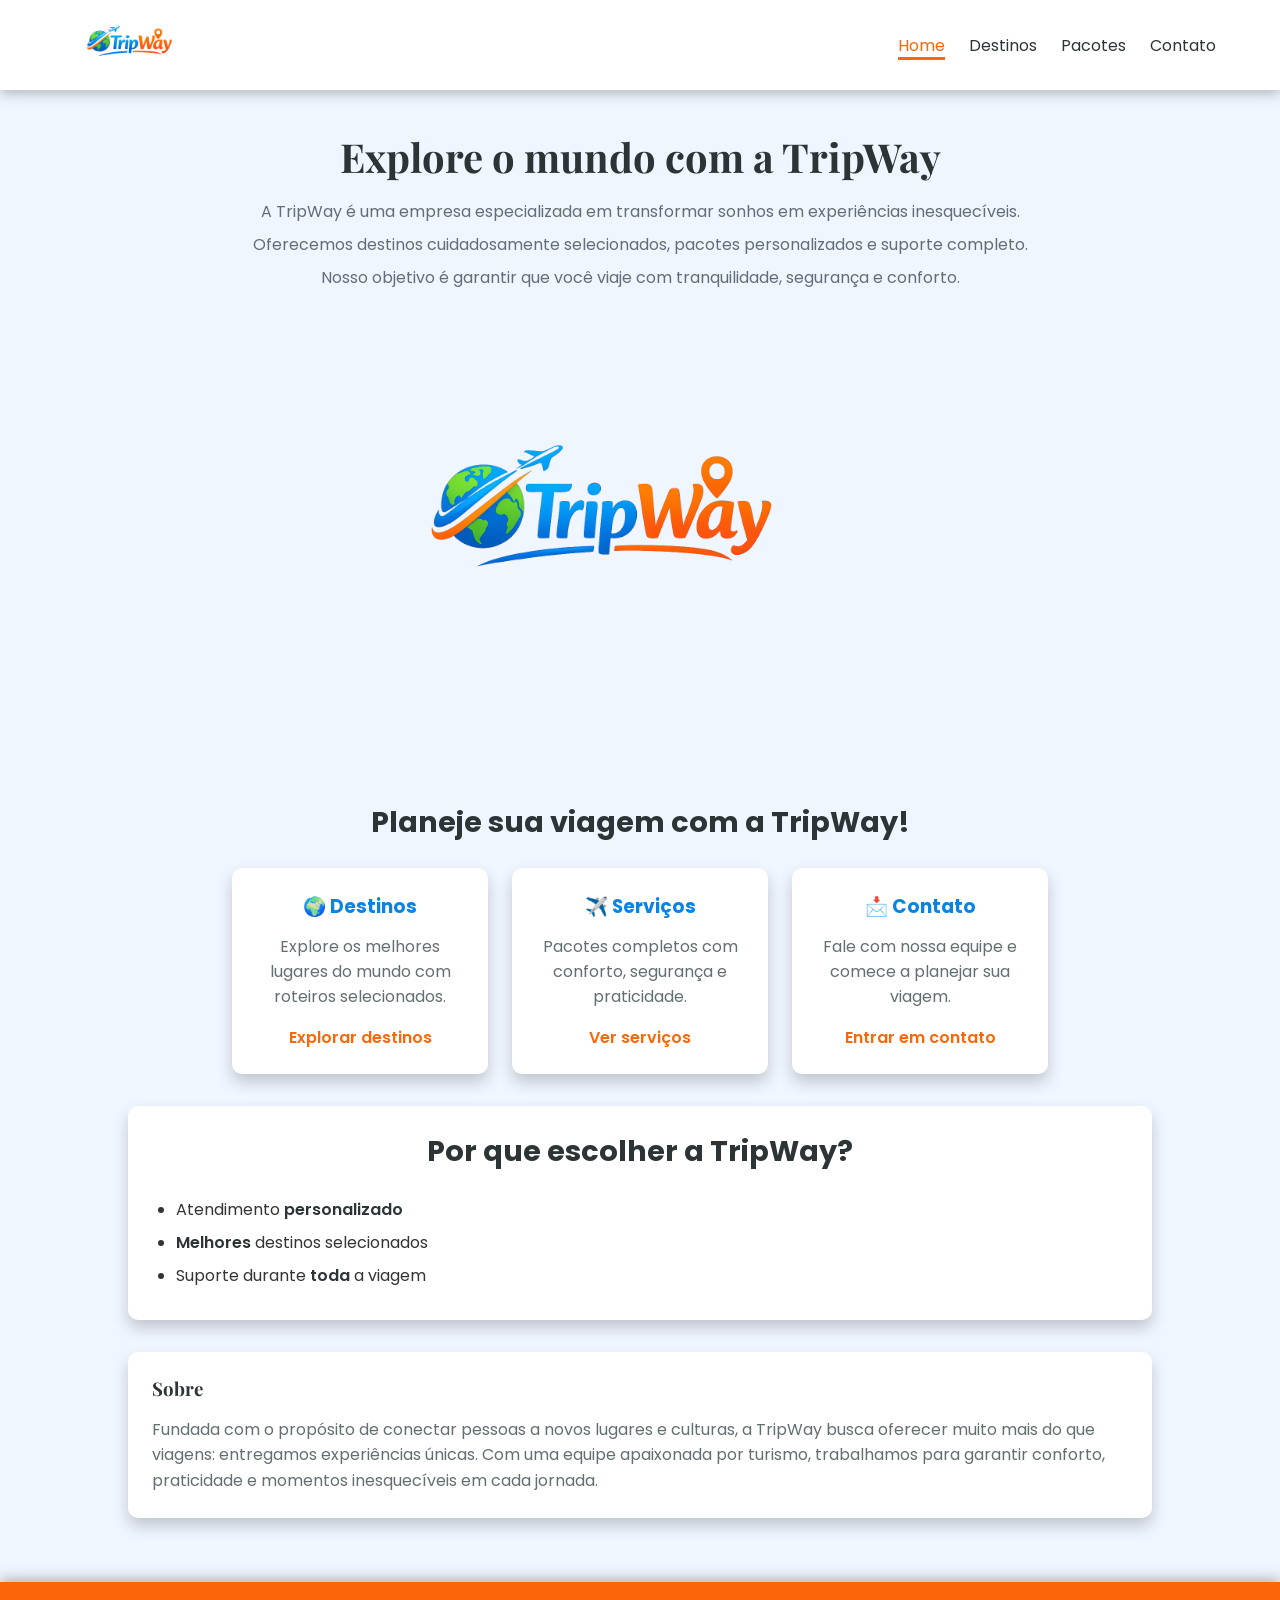
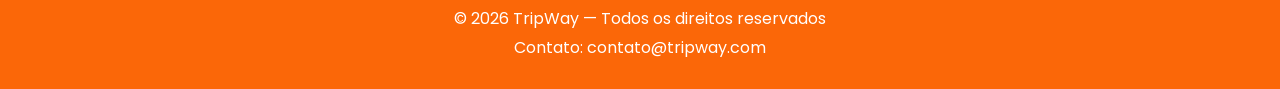
<file: index.html>
<!DOCTYPE html>
<html lang="pt-BR">
<head>
    <meta charset="UTF-8">
    <meta name="viewport" content="width=device-width, initial-scale=1.0">
    <title>TripWay - Home</title>

    <link rel="stylesheet" href="css/home.css">

    <link rel="preconnect" href="https://fonts.googleapis.com">
    <link rel="preconnect" href="https://fonts.gstatic.com" crossorigin>

    <link href="https://fonts.googleapis.com/css2?family=Poppins:wght@300;400;500;600;700&display=swap" rel="stylesheet">

    <link href="https://fonts.googleapis.com/css2?family=Playfair+Display:wght@400;600;700&display=swap" rel="stylesheet">
</head>
<body>


    <nav class="navbar">
        <a href="index.html" class="navbar-logo">
            <img src="images/tripway.png" alt="Logo TripWay">
        </a>

        <ul class="navbar-list">
            <li class="navbar-item">
                <a href="index.html" class="navbar-link active-link">Home</a>
            </li>

            <li class="navbar-item">
                <a href="pages/destinos.html" class="navbar-link">Destinos</a>
            </li>

            <li class="navbar-item">
                <a href="pages/pacotes.html" class="navbar-link">Pacotes</a>
            </li>

            <li class="navbar-item">
                <a href="pages/contato.html" class="navbar-link">Contato</a>
            </li>
        </ul>



    </nav>

    <header class="home-header">
        <h1 class="home-title">Explore o mundo com a TripWay</h1>

        <p class="home-description">A TripWay é uma empresa especializada em transformar sonhos em experiências inesquecíveis.</p>
        <p class="home-description">Oferecemos destinos cuidadosamente selecionados, pacotes personalizados e suporte completo.</p>
        <p class="home-description">Nosso objetivo é garantir que você viaje com tranquilidade, segurança e conforto.</p>

        <img src="images/tripway.png" alt="Logo da TripWay" class="home-logo-image">
    </header>

    <main class="home-main">


        <section class="home-planning-section" >
            <h2 class="home-section-title">Planeje sua viagem com a TripWay!</h2>

            <div class="home-cards-container">

                <div class="home-card">
                    <h3 class="home-card-title">🌍 Destinos</h3>
                    <p class="home-card-text">Explore os melhores lugares do mundo com roteiros selecionados.</p>
                    <a href="pages/destinos.html" class="home-card-link">Explorar destinos</a>
                </div>

                <div class=" home-card">
                    <h3 class="home-card-title">✈️ Serviços</h3>
                    <p class="home-card-text">Pacotes completos com conforto, segurança e praticidade.</p>
                    <a href="pages/pacotes.html" class="home-card-link">Ver serviços</a>
                </div>

                <div class="home-card">
                    <h3 class="home-card-title">📩 Contato</h3>
                    <p class="home-card-text">Fale com nossa equipe e comece a planejar sua viagem.</p>
                    <a href="pages/contato.html" class="home-card-link">Entrar em contato</a>
                </div>

            </div>
        </section>

        
        <section class="home-why-section">
            <h2 class="home-section-title">Por que escolher a TripWay?</h2>

            <ul class="home-why-list">
                <li class="home-why-item">Atendimento <span class="home-highlight">personalizado</span></li>
                <li class="home-why-item"><span class="home-highlight">Melhores</span> destinos selecionados</li>
                <li class="home-why-item">Suporte durante <span class="home-highlight">toda</span> a viagem</li>
            </ul>
        </section>

        <section class="home-about-section">
            <h3 class="home-about-title">Sobre</h3>

            <p class="home-about-text">
                Fundada com o propósito de conectar pessoas a novos lugares e culturas,
                a TripWay busca oferecer muito mais do que viagens: entregamos experiências únicas.
                Com uma equipe apaixonada por turismo, trabalhamos para garantir conforto,
                praticidade e momentos inesquecíveis em cada jornada.
            </p>
        </section>

    </main>

    <footer class="site-footer">
        <p class="footer-text">© 2026 TripWay — Todos os direitos reservados</p>
        <p class="footer-text">Contato: contato@tripway.com</p>
    </footer>

</body>
</html>
</file>
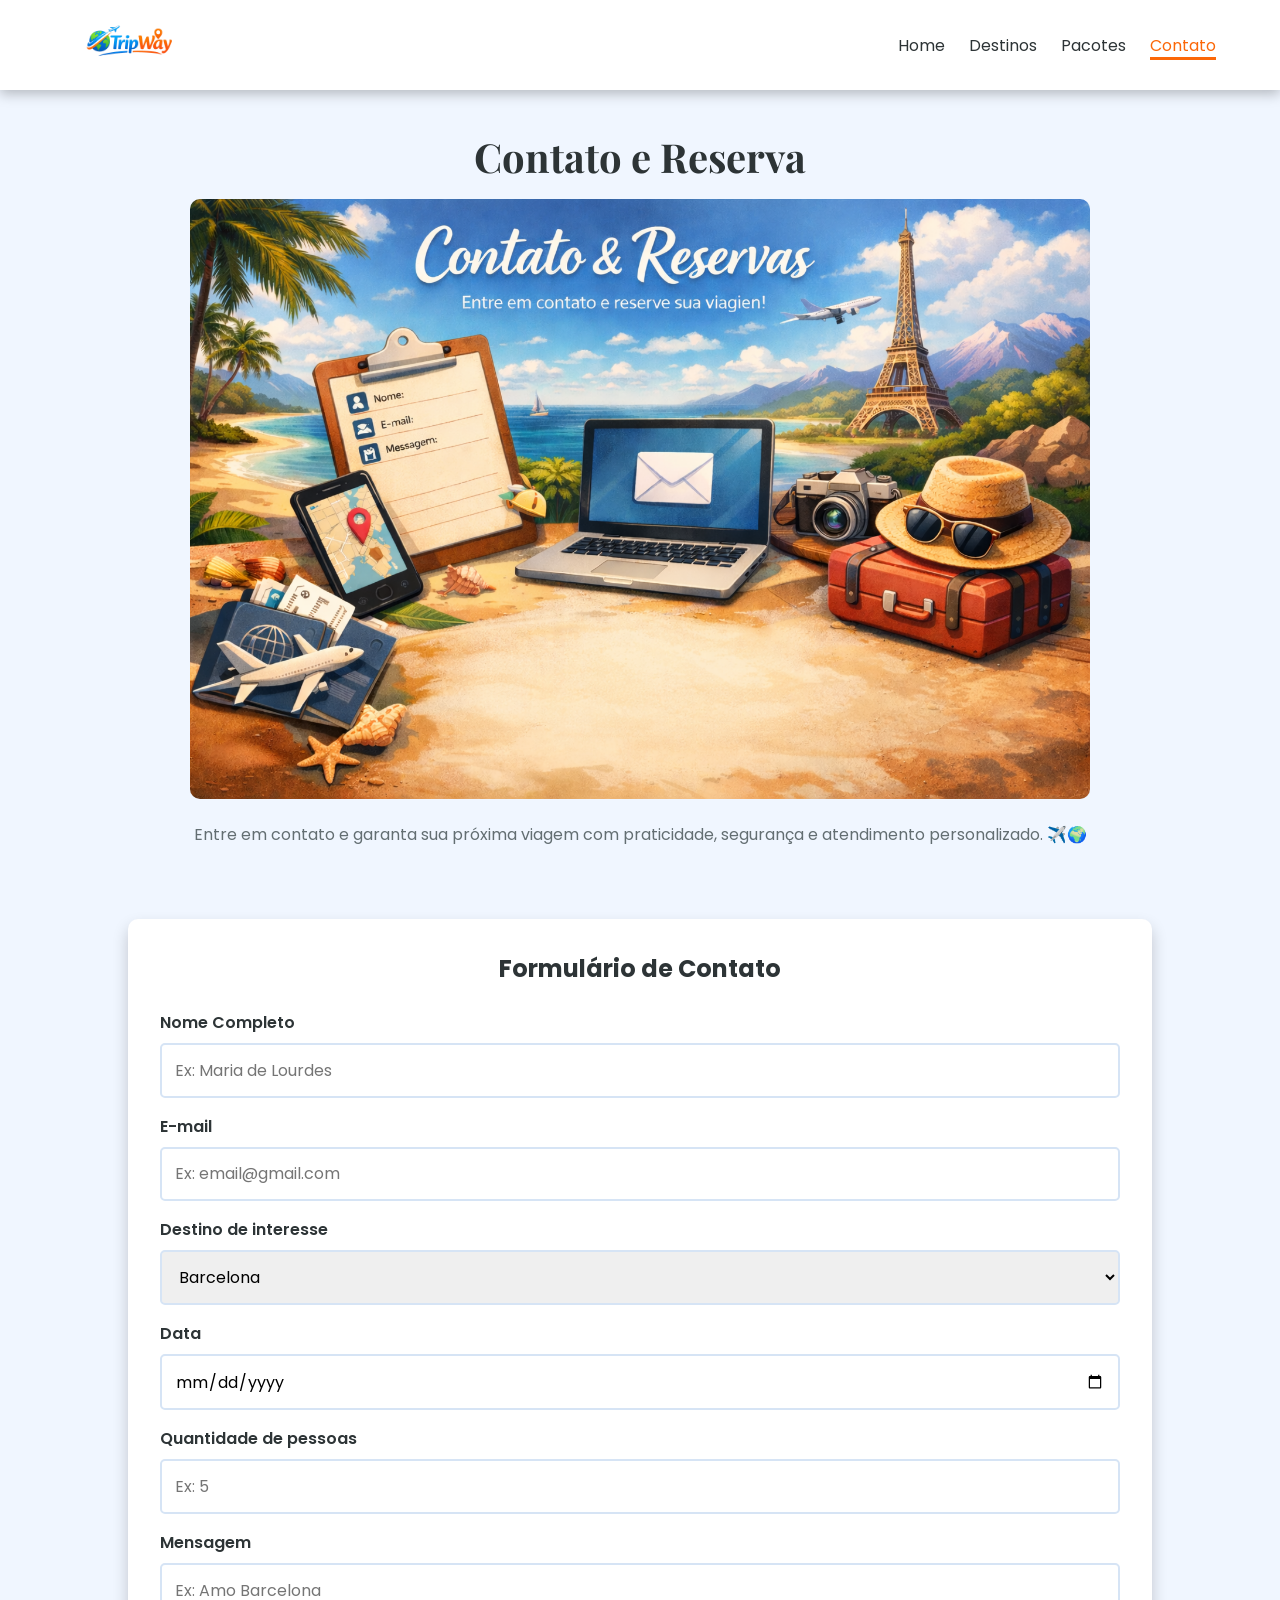
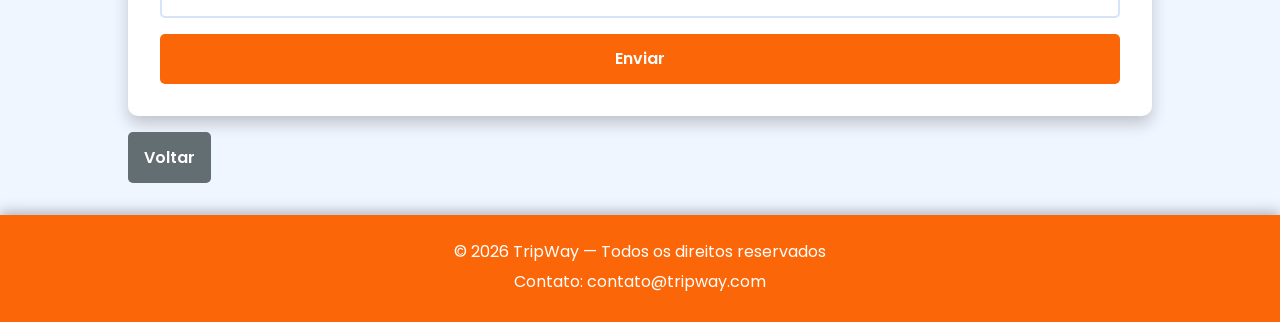
<file: pages/contato.html>
<!DOCTYPE html>
<html lang="pt-BR">
<head>
    <meta charset="UTF-8">
    <meta name="viewport" content="width=device-width, initial-scale=1.0">
    <title>TripWay - Contato</title>

    <link rel="stylesheet" href="../css/contato.css">

    <link rel="preconnect" href="https://fonts.googleapis.com">
    <link rel="preconnect" href="https://fonts.gstatic.com" crossorigin>

    <link href="https://fonts.googleapis.com/css2?family=Poppins:wght@300;400;500;600;700&display=swap" rel="stylesheet">

    <link href="https://fonts.googleapis.com/css2?family=Playfair+Display:wght@400;600;700&display=swap" rel="stylesheet">
</head>
<body>

    <nav class="navbar">
        <a href="../index.html" class="navbar-logo">
            <img src="../images/tripway.png" alt="Logo TripWay">
        </a>

        <ul class="navbar-list">
            <li class="navbar-item">
                <a href="../index.html" class="navbar-link">Home</a>
            </li>

            <li class="navbar-item">
                <a href="destinos.html" class="navbar-link">Destinos</a>
            </li>

            <li class="navbar-item">
                <a href="pacotes.html" class="navbar-link">Pacotes</a>
            </li>

            <li class="navbar-item">
                <a href="contato.html" class="navbar-link active-link">Contato</a>
            </li>
        </ul>
    </nav>

    <header class="contact-header">
        <h1 class="contact-title">Contato e Reserva</h1>

        <img src="../images/reserva.png" alt="Reserva de viagem" class="contact-image">

        <p class="contact-description">
            Entre em contato e garanta sua próxima viagem com praticidade,
            segurança e atendimento personalizado. ✈️🌍
        </p>
    </header>

    <main class="contact-main">

        <section class="contact-form-section">
            <h2 class="contact-form-title">Formulário de Contato</h2>

            <form class="contact-form">

                <div class="contact-form-group">
                    <label for="name" class="contact-label">Nome Completo</label>
                    <input type="text" id="name" class="contact-input" placeholder="Ex: Maria de Lourdes" required>
                </div>

                <div class="contact-form-group">
                    <label for="email" class="contact-label">E-mail</label>
                    <input type="email" id="email" class="contact-input" placeholder="Ex: email@gmail.com" required>
                </div>

                <div class="contact-form-group">
                    <label for="destination" class="contact-label">Destino de interesse</label>

                    <select id="destination" class="contact-select">
                        <option value="barcelona">Barcelona</option>
                        <option value="franca">França</option>
                        <option value="okinawa">Okinawa</option>
                    </select>
                </div>

                <div class="contact-form-group">
                    <label for="date" class="contact-label">Data</label>
                    <input type="date" id="date" class="contact-input" required>
                </div>

                <div class="contact-form-group">
                    <label for="amount" class="contact-label">Quantidade de pessoas</label>
                    <input type="number" id="amount" class="contact-input" placeholder="Ex: 5" required>
                </div>

                <div class="contact-form-group">
                    <label for="message" class="contact-label">Mensagem</label>
                    <input type="text" id="message" class="contact-input" placeholder="Ex: Amo Barcelona" required>
                </div>

                <button type="submit" class="contact-button">Enviar</button>

            </form>
        </section>

        <a href="../index.html" class="back-button">Voltar</a>

    </main>

    <footer class="site-footer">
        <p class="footer-text">© 2026 TripWay — Todos os direitos reservados</p>
        <p class="footer-text">Contato: contato@tripway.com</p>
    </footer>

</body>
</html>
</file>
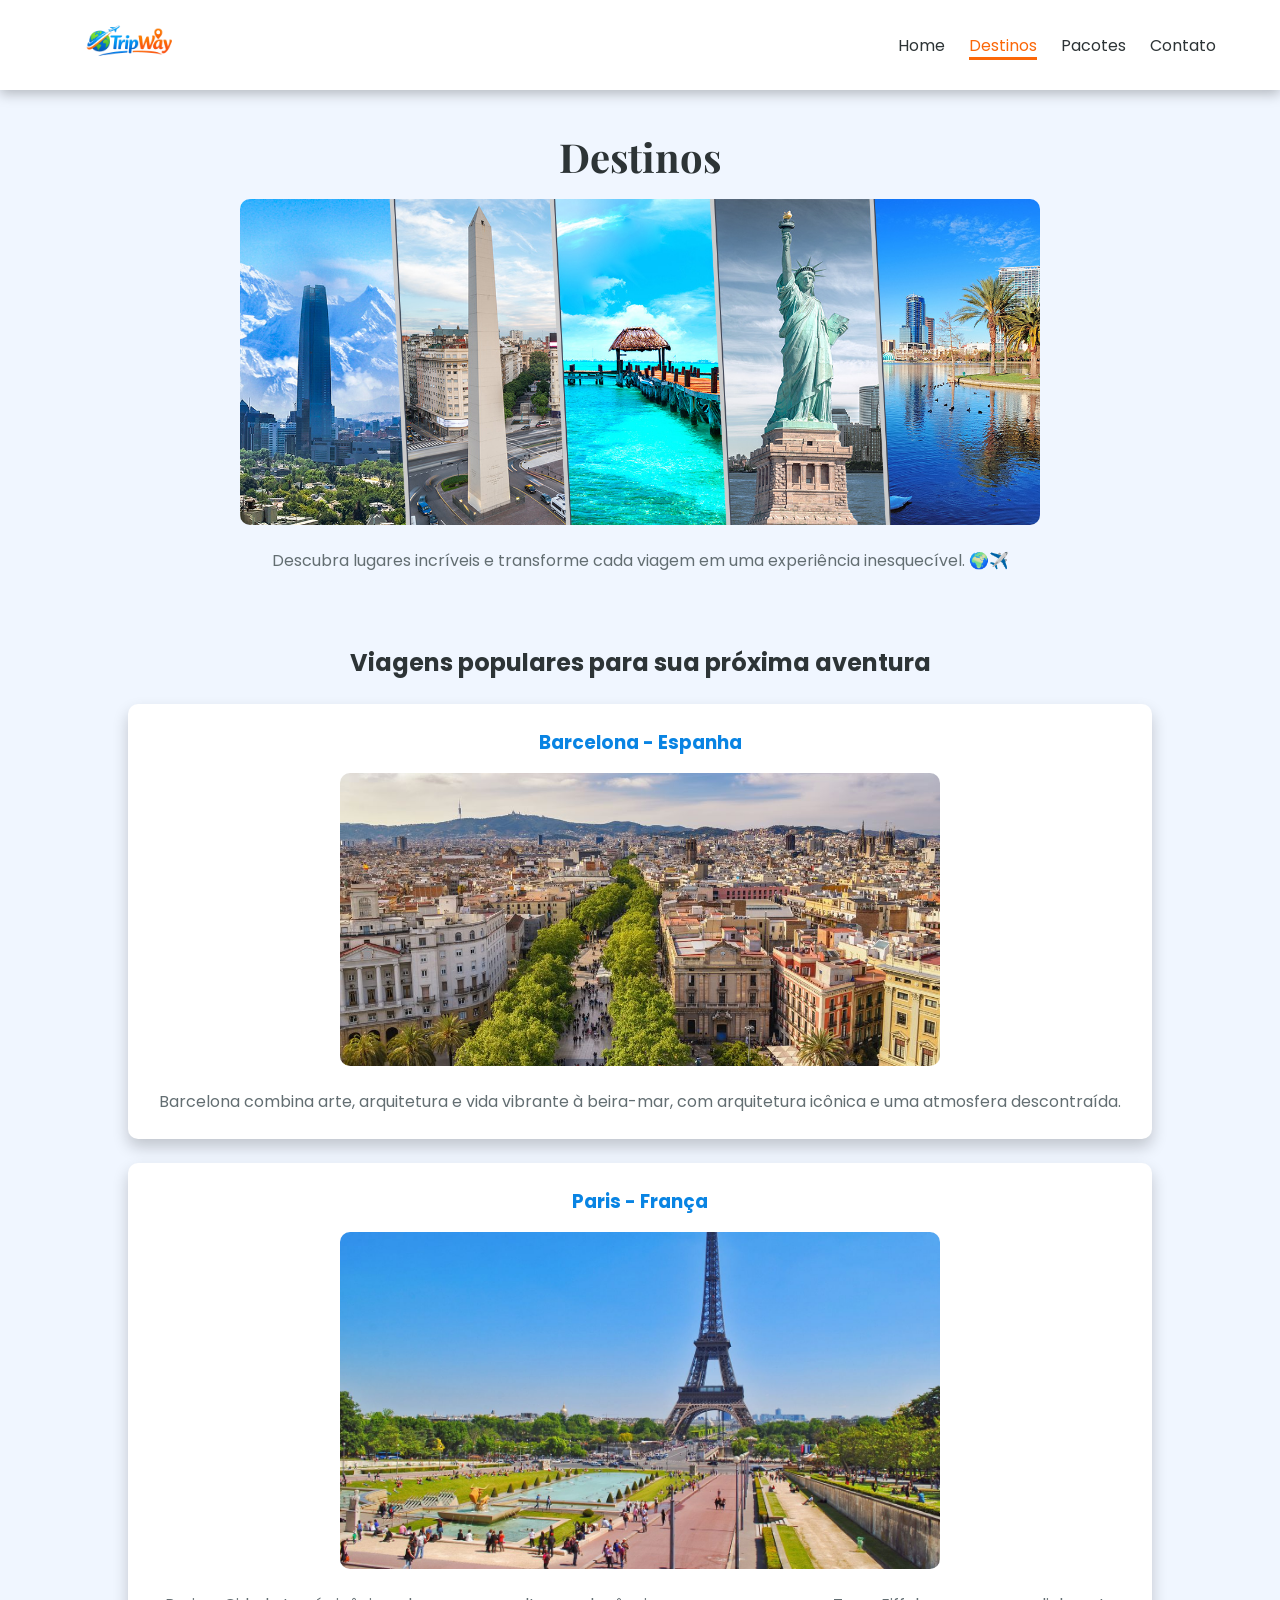
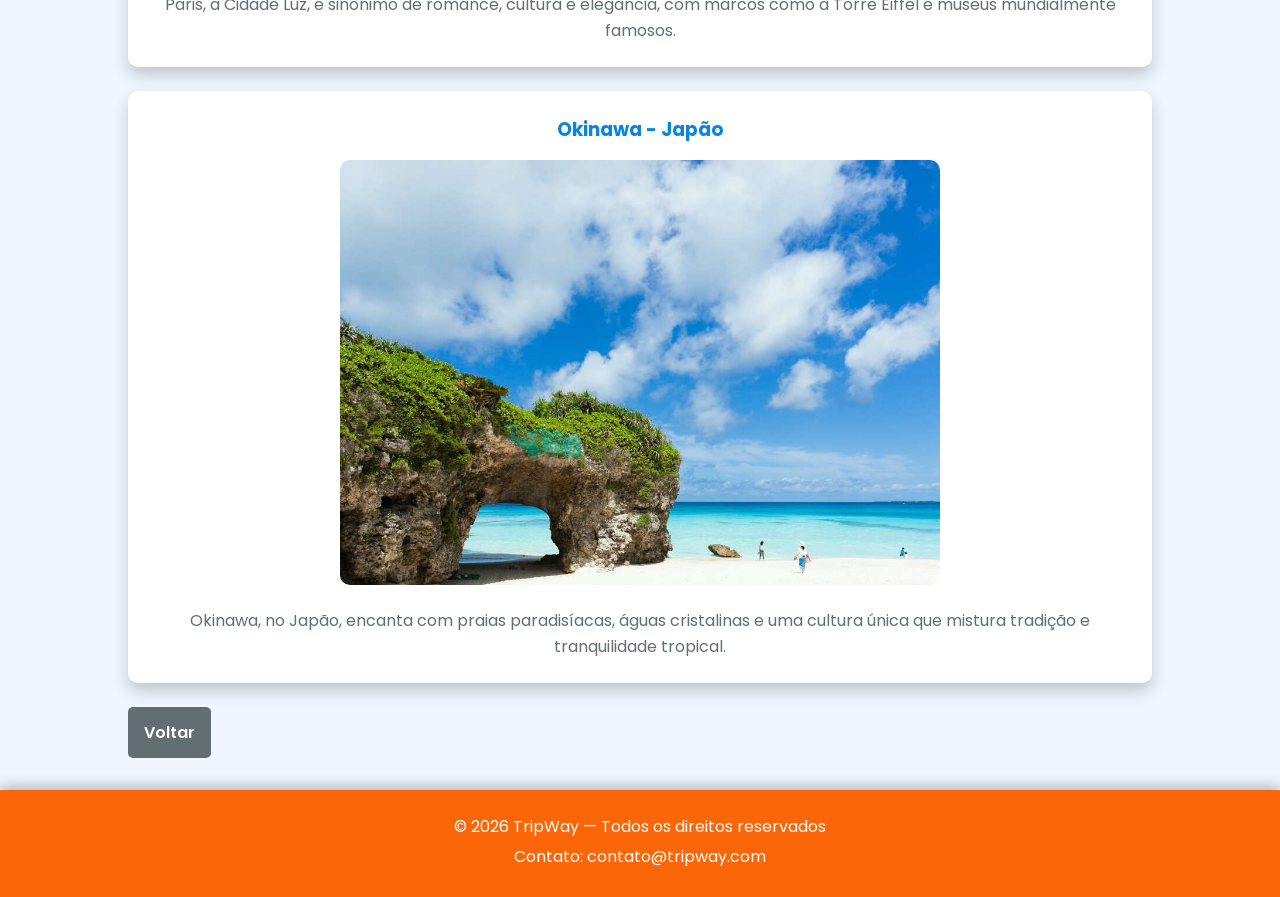
<file: pages/destinos.html>
<!DOCTYPE html>
<html lang="pt-BR">
<head>
    <meta charset="UTF-8">
    <meta name="viewport" content="width=device-width, initial-scale=1.0">
    <title>TripWay - Destinos</title>

    <link rel="stylesheet" href="../css/destinos.css">

    <link rel="preconnect" href="https://fonts.googleapis.com">
    <link rel="preconnect" href="https://fonts.gstatic.com" crossorigin>

    <link href="https://fonts.googleapis.com/css2?family=Poppins:wght@300;400;500;600;700&display=swap" rel="stylesheet">

    <link href="https://fonts.googleapis.com/css2?family=Playfair+Display:wght@400;600;700&display=swap" rel="stylesheet">
</head>
<body>

    <nav class="navbar">
        <a href="../index.html" class="navbar-logo">
            <img src="../images/tripway.png" alt="Logo TripWay">
        </a>

        <ul class="navbar-list">
            <li class="navbar-item">
                <a href="../index.html" class="navbar-link">Home</a>
            </li>

            <li class="navbar-item">
                <a href="destinos.html" class="navbar-link active-link">Destinos</a>
            </li>

            <li class="navbar-item">
                <a href="pacotes.html" class="navbar-link">Pacotes</a>
            </li>

            <li class="navbar-item">
                <a href="contato.html" class="navbar-link">Contato</a>
            </li>
        </ul>
    </nav>

    <header class="destinations-header">
        <h1 class="destinations-title">Destinos</h1>

        <img src="../images/destinos.jpg" alt="Destinos" class="destinations-header-image">

        <p class="destinations-description">
            Descubra lugares incríveis e transforme cada viagem em uma experiência inesquecível.
            🌍✈️
        </p>
    </header>

    <main class="destinations-main">

        <section class="destinations-section">
            <h2 class="destinations-section-title">Viagens populares para sua próxima aventura</h2>

            <div class="destination-card">
                <h3 class="destination-card-title">Barcelona - Espanha</h3>

                <img src="../images/barcelona.jpg" alt="Cidade de Barcelona" class="destination-card-image">

                <p class="destination-card-text">
                    Barcelona combina arte, arquitetura e vida vibrante à beira-mar,
                    com arquitetura icônica e uma atmosfera descontraída.
                </p>
            </div>

            <div class="destination-card">
                <h3 class="destination-card-title">Paris - França</h3>

                <img src="../images/paris.jpg" alt="Cidade de Paris" class="destination-card-image">

                <p class="destination-card-text">
                    Paris, a Cidade Luz, é sinônimo de romance, cultura e elegância,
                    com marcos como a Torre Eiffel e museus mundialmente famosos.
                </p>
            </div>

            <div class="destination-card">
                <h3 class="destination-card-title">Okinawa - Japão</h3>

                <img src="../images/okinawa.jpg" alt="Ilhas de Okinawa" class="destination-card-image">

                <p class="destination-card-text">
                    Okinawa, no Japão, encanta com praias paradisíacas, águas cristalinas
                    e uma cultura única que mistura tradição e tranquilidade tropical.
                </p>
            </div>

        </section>

        <a href="../index.html" class="back-button">Voltar</a>

    </main>

    <footer class="site-footer">
        <p class="footer-text">© 2026 TripWay — Todos os direitos reservados</p>
        <p class="footer-text">Contato: contato@tripway.com</p>
    </footer>

</body>
</html>
</file>
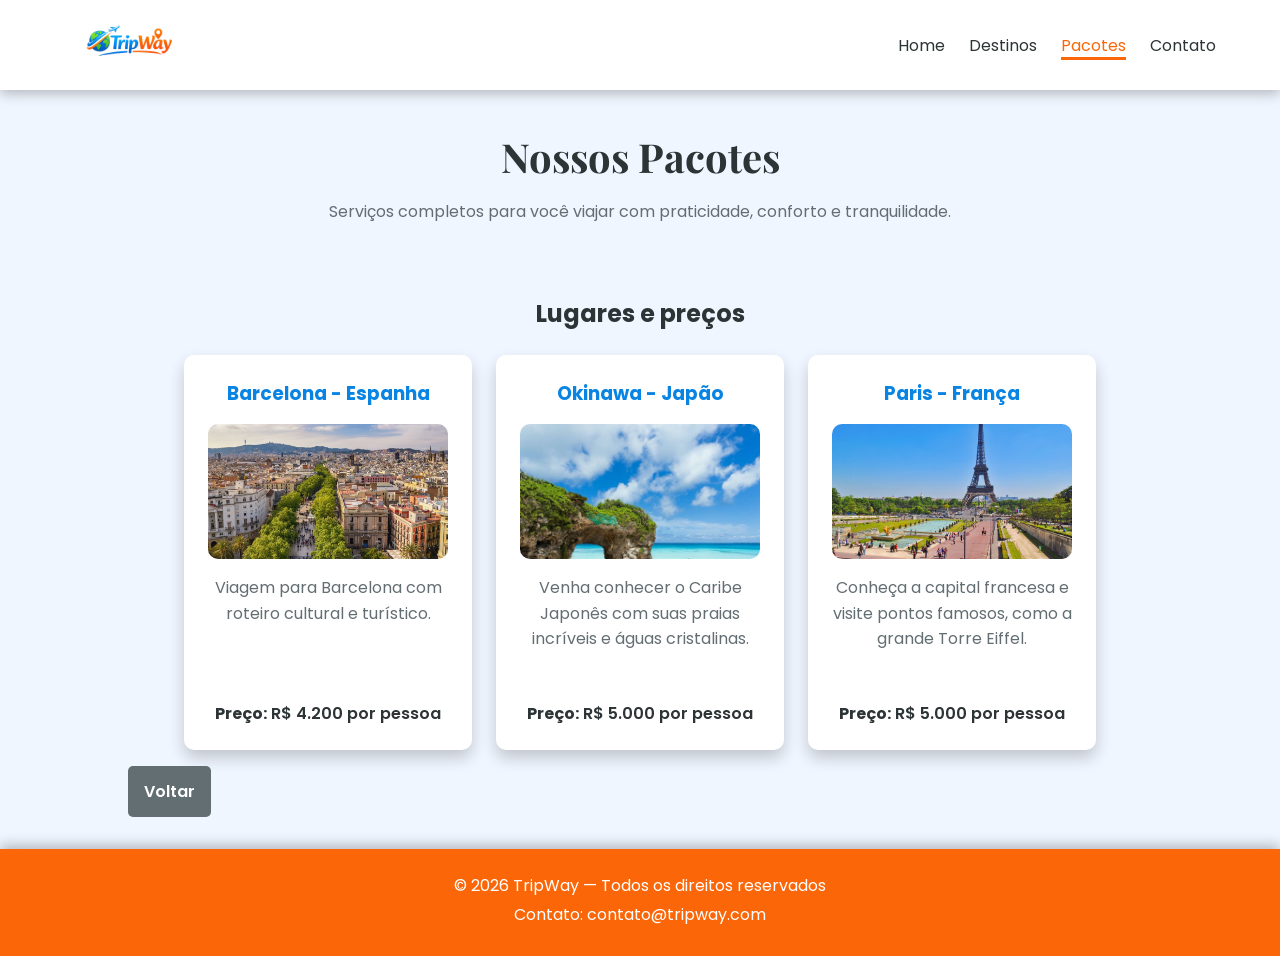
<file: pages/pacotes.html>
<!DOCTYPE html>
<html lang="pt-BR">
<head>
    <meta charset="UTF-8">
    <meta name="viewport" content="width=device-width, initial-scale=1.0">
    <title>TripWay - Pacotes</title>

    <link rel="stylesheet" href="../css/pacotes.css">

    <link rel="preconnect" href="https://fonts.googleapis.com">
    <link rel="preconnect" href="https://fonts.gstatic.com" crossorigin>

    <link href="https://fonts.googleapis.com/css2?family=Poppins:wght@300;400;500;600;700&display=swap" rel="stylesheet">

    <link href="https://fonts.googleapis.com/css2?family=Playfair+Display:wght@400;600;700&display=swap" rel="stylesheet">
</head>
<body>

    <nav class="navbar">
        <a href="../index.html" class="navbar-logo">
            <img src="../images/tripway.png" alt="Logo TripWay">
        </a>

        <ul class="navbar-list">
            <li class="navbar-item">
                <a href="../index.html" class="navbar-link">Home</a>
            </li>

            <li class="navbar-item">
                <a href="destinos.html" class="navbar-link">Destinos</a>
            </li>

            <li class="navbar-item">
                <a href="pacotes.html" class="navbar-link active-link">Pacotes</a>
            </li>

            <li class="navbar-item">
                <a href="contato.html" class="navbar-link">Contato</a>
            </li>
        </ul>
    </nav>

    <header class="packages-header">
        <h1 class="packages-title">Nossos Pacotes</h1>

        <p class="packages-description">
            Serviços completos para você viajar com praticidade, conforto e tranquilidade.
        </p>
    </header>

    <main class="packages-main">

        <section class="packages-section">
            <h2 class="packages-section-title">Lugares e preços</h2>

            <div class="packages-list">

                <article class="package-card">
                    <h3 class="package-card-title">Barcelona - Espanha</h3>

                    <img src="../images/barcelona.jpg" alt="Visite Barcelona" class="package-card-image">

                    <p class="package-card-text">Viagem para Barcelona com roteiro cultural e turístico.</p>

                    <p class="package-card-price">
                        <span class="package-price-label">Preço:</span> R$ 4.200 por pessoa
                    </p>
                </article>

                <article class="package-card">
                    <h3 class="package-card-title">Okinawa - Japão</h3>

                    <img src="../images/okinawa.jpg" alt="Praias de Okinawa" class="package-card-image">

                    <p class="package-card-text">
                        Venha conhecer o Caribe Japonês com suas praias incríveis
                        e águas cristalinas.
                    </p>

                    <p class="package-card-price">
                        <span class="package-price-label">Preço:</span> R$ 5.000 por pessoa
                    </p>
                </article>

                <article class="package-card">
                    <h3 class="package-card-title">Paris - França</h3>

                    <img src="../images/paris.jpg" alt="Torre Eiffel em Paris" class="package-card-image">

                    <p class="package-card-text">
                        Conheça a capital francesa e visite pontos famosos,
                        como a grande Torre Eiffel.
                    </p>

                    <p class="package-card-price">
                        <span class="package-price-label">Preço:</span> R$ 5.000 por pessoa
                    </p>
                </article>

            </div>
        </section>

        <a href="../index.html" class="back-button">Voltar</a>

    </main>

    <footer class="site-footer">
        <p class="footer-text">© 2026 TripWay — Todos os direitos reservados</p>
        <p class="footer-text">Contato: contato@tripway.com</p>
    </footer>

</body>
</html>
</file>
<file: css/home.css>
:root {
    --primary-color: #0984e3;
    --primary-dark: #0652dd;
    --orange-color: #fb6708;
    --orange-dark: #d95505;
    --secondary-color: #2d3436;
    --background-color: #f0f6ff;
    --card-color: #ffffff;
    --text-color: #333333;
    --muted-color: #636e72;

    --shadow-nav: 0 4px 12px rgba(0, 0, 0, 0.25);
    --shadow-card: 0 8px 16px rgba(0, 0, 0, 0.20);
    --shadow-hover: 0 10px 20px rgba(0, 0, 0, 0.30);
}

* {
    margin: 0;
    padding: 0;
    box-sizing: border-box;
}

body {
    font-family: "Poppins", sans-serif;
    background-color: var(--background-color);
    color: var(--text-color);
}

.navbar {
    display: flex;
    justify-content: space-between;
    align-items: center;

    background-color: var(--card-color);
    padding: 0 5%;
    height: 10vh;
    box-shadow: var(--shadow-nav);
}

.navbar-logo {
    display: flex;
    align-items: center;
    text-decoration: none;
}

.navbar-logo img {
    width: 150px;
    height: auto;
}

.navbar-list {
    display: flex;
    list-style: none;
    gap: 1.5rem;
}

.navbar-link {
    text-decoration: none;
    color: var(--secondary-color);
    font-size: 1rem;
}

.navbar-link:hover {
    color: var(--orange-color);
}

.active-link {
    border-bottom: 3px solid var(--orange-color);
    color: var(--orange-color);
}

.home-header {
    text-align: center;
    padding: 2.5rem 1rem;
}

.home-title {
    font-family: "Playfair Display", serif;
    font-size: 2.5rem;
    color: var(--secondary-color);
    margin-bottom: 1rem;
}

.home-description {
    color: var(--muted-color);
    margin-bottom: 0.5rem;
}

.home-logo-image {
    max-width: 90%;
    width: 600px;
    margin-top: 1.5rem;
    border-radius: 10px;
}

.home-main {
    width: 80%;
    margin: 0 auto;
    padding: 2rem 0;
}

.home-banner-section {
    text-align: center;
    margin-bottom: 2rem;
}

.home-banner-image {
    width: 45%;
    border-radius: 10px;
}

.home-planning-section {
    margin-bottom: 2rem;
}

.home-section-title {
    text-align: center;
    color: var(--secondary-color);
    margin-bottom: 1.5rem;
    font-size: 1.8rem;
}

.home-cards-container {
    display: flex;
    justify-content: center;
    flex-wrap: wrap;
    gap: 1.5rem;
}

.home-card {
    background-color: var(--card-color);
    width: 16rem;
    padding: 1.5rem;
    border-radius: 10px;
    text-align: center;
    box-shadow: var(--shadow-card);
}

.home-card:hover {
    border: 2px solid var(--orange-color);
    box-shadow: var(--shadow-hover);
}

.home-card-title {
    color: var(--primary-color);
    margin-bottom: 0.8rem;
}

.home-card-text {
    color: var(--muted-color);
    margin-bottom: 1rem;
}

.home-card-link {
    color: var(--orange-color);
    text-decoration: none;
    font-weight: 600;
}

.home-card-link:hover {
    color: var(--orange-dark);
}

.home-why-section,
.home-about-section {
    background-color: var(--card-color);
    padding: 1.5rem;
    border-radius: 10px;
    box-shadow: var(--shadow-card);
    margin-bottom: 2rem;
}

.home-why-section:hover,
.home-about-section:hover {
    box-shadow: var(--shadow-hover);
}

.home-highlight {
    font-weight: 600;
    color: var(--secondary-color);
}

.home-why-list {
    margin-left: 1.5rem;
}

.home-why-item {
    margin-bottom: 0.5rem;
}

.home-about-title {
    font-family: "Playfair Display", serif;
    color: var(--secondary-color);
    margin-bottom: 1rem;
}

.home-about-text {
    color: var(--muted-color);
    line-height: 1.6;
}

.site-footer {
    text-align: center;
    background-color: var(--orange-color);
    padding: 1.5rem;
    color: var(--card-color);
    box-shadow: 0 -4px 12px rgba(0, 0, 0, 0.25);
}

.footer-text {
    margin-bottom: 0.3rem;
}

@media (max-width: 480px) {
    .navbar {
        flex-direction: column;
        justify-content: center;
        height: 15vh;
        gap: 0.5rem;
    }

    .navbar-logo img {
        width: 120px;
    }

    .navbar-list {
        gap: 0.7rem;
        font-size: 0.9rem;
    }

    .home-main {
        width: 90%;
    }

    .home-title {
        font-size: 2rem;
    }

    .home-banner-image {
        width: 90%;
    }

    .home-card {
        width: 100%;
    }
}
</file>
<file: css/contato.css>
:root {
    --primary-color: #0984e3;
    --primary-dark: #0652dd;
    --orange-color: #fb6708;
    --orange-dark: #d95505;
    --secondary-color: #2d3436;
    --background-color: #f0f6ff;
    --card-color: #ffffff;
    --text-color: #333333;
    --muted-color: #636e72;
    --border-color: #d6e4f5;

    --shadow-nav: 0 4px 12px rgba(0, 0, 0, 0.25);
    --shadow-card: 0 8px 16px rgba(0, 0, 0, 0.20);
    --shadow-hover: 0 10px 20px rgba(0, 0, 0, 0.30);
}

* {
    margin: 0;
    padding: 0;
    box-sizing: border-box;
}

body {
    font-family: "Poppins", sans-serif;
    background-color: var(--background-color);
    color: var(--text-color);
}

.navbar {
    display: flex;
    justify-content: space-between;
    align-items: center;

    background-color: var(--card-color);
    padding: 0 5%;
    height: 10vh;
    box-shadow: var(--shadow-nav);
}

.navbar-logo {
    display: flex;
    align-items: center;
    text-decoration: none;
}

.navbar-logo img {
    width: 150px;
    height: auto;
}

.navbar-list {
    display: flex;
    list-style: none;
    gap: 1.5rem;
}

.navbar-link {
    text-decoration: none;
    color: var(--secondary-color);
}

.navbar-link:hover {
    color: var(--orange-color);
}

.active-link {
    color: var(--orange-color);
    border-bottom: 3px solid var(--orange-color);
}

.contact-header {
    text-align: center;
    padding: 2.5rem 1rem;
}

.contact-title {
    font-family: "Playfair Display", serif;
    font-size: 2.5rem;
    color: var(--secondary-color);
    margin-bottom: 1rem;
}

.contact-image {
    width: 900px;
    max-width: 90%;
    height: auto;
    border-radius: 10px;
    margin-bottom: 1rem;
}

.contact-description {
    color: var(--muted-color);
}

.contact-main {
    width: 80%;
    margin: 0 auto;
    padding: 2rem 0;
}

.contact-form-section {
    background-color: var(--card-color);
    padding: 2rem;
    border-radius: 10px;
    box-shadow: var(--shadow-card);
}

.contact-form-section:hover {
    box-shadow: var(--shadow-hover);
}

.contact-form-title {
    text-align: center;
    color: var(--secondary-color);
    margin-bottom: 1.5rem;
}

.contact-form {
    display: flex;
    flex-direction: column;
    gap: 1rem;
}

.contact-form-group {
    display: flex;
    flex-direction: column;
    gap: 0.5rem;
}

.contact-label {
    font-weight: 600;
    color: var(--secondary-color);
}

.contact-input,
.contact-select {
    padding: 0.8rem;
    border: 2px solid var(--border-color);
    border-radius: 5px;
    font-family: inherit;
    font-size: 1rem;
}

.contact-input:focus,
.contact-select:focus {
    outline: none;
    border-color: var(--orange-color);
}

.contact-button {
    padding: 0.8rem 1rem;
    background-color: var(--orange-color);
    color: var(--card-color);
    border: none;
    border-radius: 5px;
    font-size: 1rem;
    font-weight: 600;
    font-family: inherit;
    cursor: pointer;
}

.contact-button:hover {
    background-color: var(--orange-dark);
}

.back-button {
    display: inline-block;
    margin-top: 1rem;
    padding: 0.8rem 1rem;
    background-color: var(--muted-color);
    color: var(--card-color);
    border-radius: 5px;
    text-decoration: none;
    font-weight: 600;
}

.back-button:hover {
    background-color: var(--secondary-color);
}

.site-footer {
    text-align: center;
    background-color: var(--orange-color);
    padding: 1.5rem;
    color: var(--card-color);
    box-shadow: 0 -4px 12px rgba(0, 0, 0, 0.25);
}

.footer-text {
    margin-bottom: 0.3rem;
}

@media (max-width: 480px) {
    .navbar {
        flex-direction: column;
        justify-content: center;
        height: 15vh;
        gap: 0.5rem;
    }

    .navbar-logo img {
        width: 120px;
    }

    .navbar-list {
        gap: 0.7rem;
        font-size: 0.9rem;
    }

    .contact-main {
        width: 90%;
    }

    .contact-title {
        font-size: 2rem;
    }
}
</file>
<file: css/destinos.css>
:root {
    --primary-color: #0984e3;
    --primary-dark: #0652dd;
    --orange-color: #fb6708;
    --orange-dark: #d95505;
    --secondary-color: #2d3436;
    --background-color: #f0f6ff;
    --card-color: #ffffff;
    --text-color: #333333;
    --muted-color: #636e72;

    --shadow-nav: 0 4px 12px rgba(0, 0, 0, 0.25);
    --shadow-card: 0 8px 16px rgba(0, 0, 0, 0.20);
}

* {
    margin: 0;
    padding: 0;
    box-sizing: border-box;
}

body {
    font-family: "Poppins", sans-serif;
    background-color: var(--background-color);
    color: var(--text-color);
}

.navbar {
    display: flex;
    justify-content: space-between;
    align-items: center;

    background-color: var(--card-color);
    padding: 0 5%;
    height: 10vh;
    box-shadow: var(--shadow-nav);
}

.navbar-logo {
    display: flex;
    align-items: center;
    text-decoration: none;
}

.navbar-logo img {
    width: 150px;
    height: auto;
}

.navbar-list {
    display: flex;
    list-style: none;
    gap: 1.5rem;
}

.navbar-link {
    text-decoration: none;
    color: var(--secondary-color);
}

.navbar-link:hover {
    color: var(--orange-color);
}

.active-link {
    color: var(--orange-color);
    border-bottom: 3px solid var(--orange-color);
}

.destinations-header {
    text-align: center;
    padding: 2.5rem 1rem;
}

.destinations-title {
    font-family: "Playfair Display", serif;
    font-size: 2.5rem;
    color: var(--secondary-color);
    margin-bottom: 1rem;
}

.destinations-header-image {
    width: 800px;
    max-width: 90%;
    height: auto;
    border-radius: 10px;
    margin-bottom: 1rem;
}

.destinations-description {
    color: var(--muted-color);
}

.destinations-main {
    width: 80%;
    margin: 0 auto;
    padding: 2rem 0;
}

.destinations-section-title {
    text-align: center;
    color: var(--secondary-color);
    margin-bottom: 1.5rem;
}

.destination-card {
    background-color: var(--card-color);
    text-align: center;
    padding: 1.5rem;
    border-radius: 10px;
    box-shadow: var(--shadow-card);
    margin-bottom: 1.5rem;
}

.destination-card-title {
    color: var(--primary-color);
    margin-bottom: 1rem;
}

.destination-card-image {
    width: 600px;
    max-width: 100%;
    border-radius: 10px;
    margin-bottom: 1rem;
}

.destination-card-text {
    color: var(--muted-color);
    line-height: 1.6;
}

.back-button {
    display: inline-block;
    padding: 0.8rem 1rem;
    background-color: var(--muted-color);
    color: var(--card-color);
    border-radius: 5px;
    text-decoration: none;
    font-weight: 600;
}

.back-button:hover {
    background-color: var(--secondary-color);
}

.site-footer {
    text-align: center;
    background-color: var(--orange-color);
    padding: 1.5rem;
    color: var(--card-color);
    box-shadow: 0 -4px 12px rgba(0, 0, 0, 0.25);
}

.footer-text {
    margin-bottom: 0.3rem;
}

@media (max-width: 480px) {
    .navbar {
        flex-direction: column;
        justify-content: center;
        height: 15vh;
        gap: 0.5rem;
    }

    .navbar-logo img {
        width: 120px;
    }

    .navbar-list {
        gap: 0.7rem;
        font-size: 0.9rem;
    }

    .destinations-main {
        width: 90%;
    }

    .destinations-title {
        font-size: 2rem;
    }
}
</file>
<file: css/pacotes.css>
:root {
    --primary-color: #0984e3;
    --primary-dark: #0652dd;
    --orange-color: #fb6708;
    --orange-dark: #d95505;
    --secondary-color: #2d3436;
    --background-color: #f0f6ff;
    --card-color: #ffffff;
    --text-color: #333333;
    --muted-color: #636e72;

    --shadow-nav: 0 4px 12px rgba(0, 0, 0, 0.25);
    --shadow-card: 0 8px 16px rgba(0, 0, 0, 0.20);
    --shadow-hover: 0 10px 20px rgba(0, 0, 0, 0.30);
}

* {
    margin: 0;
    padding: 0;
    box-sizing: border-box;
}

body {
    font-family: "Poppins", sans-serif;
    background-color: var(--background-color);
    color: var(--text-color);
}

.navbar {
    display: flex;
    justify-content: space-between;
    align-items: center;

    background-color: var(--card-color);
    padding: 0 5%;
    height: 10vh;
    box-shadow: var(--shadow-nav);
}

.navbar-logo {
    display: flex;
    align-items: center;
    text-decoration: none;
}

.navbar-logo img {
    width: 150px;
    height: auto;
}

.navbar-list {
    display: flex;
    list-style: none;
    gap: 1.5rem;
}

.navbar-link {
    text-decoration: none;
    color: var(--secondary-color);
}

.navbar-link:hover {
    color: var(--orange-color);
}

.active-link {
    color: var(--orange-color);
    border-bottom: 3px solid var(--orange-color);
}

.packages-header {
    text-align: center;
    padding: 2.5rem 1rem;
}

.packages-title {
    font-family: "Playfair Display", serif;
    font-size: 2.5rem;
    color: var(--secondary-color);
    margin-bottom: 1rem;
}

.packages-description {
    color: var(--muted-color);
}

.packages-main {
    width: 80%;
    margin: 0 auto;
    padding: 2rem 0;
}

.packages-section-title {
    text-align: center;
    color: var(--secondary-color);
    margin-bottom: 1.5rem;
}

.packages-list {
    display: flex;
    justify-content: center;
    align-items: stretch;
    flex-wrap: wrap;
    gap: 1.5rem;
}

.package-card {
    background-color: var(--card-color);
    width: 18rem;
    min-height: 395px;
    padding: 1.5rem;
    border-radius: 10px;
    box-shadow: var(--shadow-card);
    text-align: center;

    display: flex;
    flex-direction: column;
}

.package-card:hover {
    border: 2px solid var(--orange-color);
    box-shadow: var(--shadow-hover);
}

.package-card-title {
    color: var(--primary-color);
    margin-bottom: 1rem;
}

.package-card-image {
    width: 300px;
    max-width: 100%;
    height: 135px;
    object-fit: cover;
    border-radius: 10px;
    margin-bottom: 1rem;
}

.package-card-text {
    color: var(--muted-color);
    line-height: 1.6;
    margin-bottom: 1rem;
}

.package-card-price {
    color: var(--secondary-color);
    font-weight: 600;
    margin-top: auto;
    padding-top: 1rem;
}

.package-price-label {
    color: var(--secondary-color);
    font-weight: 700;
}

.back-button {
    display: inline-block;
    margin-top: 1rem;
    padding: 0.8rem 1rem;
    background-color: var(--muted-color);
    color: var(--card-color);
    border-radius: 5px;
    text-decoration: none;
    font-weight: 600;
}

.back-button:hover {
    background-color: var(--secondary-color);
}

.site-footer {
    text-align: center;
    background-color: var(--orange-color);
    padding: 1.5rem;
    color: var(--card-color);
    box-shadow: 0 -4px 12px rgba(0, 0, 0, 0.25);
}

.footer-text {
    margin-bottom: 0.3rem;
}

@media (max-width: 480px) {
    .navbar {
        flex-direction: column;
        justify-content: center;
        height: 15vh;
        gap: 0.5rem;
    }

    .navbar-logo img {
        width: 120px;
    }

    .navbar-list {
        gap: 0.7rem;
        font-size: 0.9rem;
    }

    .packages-main {
        width: 90%;
    }

    .packages-title {
        font-size: 2rem;
    }

    .package-card {
        width: 100%;
        min-height: auto;
    }
}
</file>
